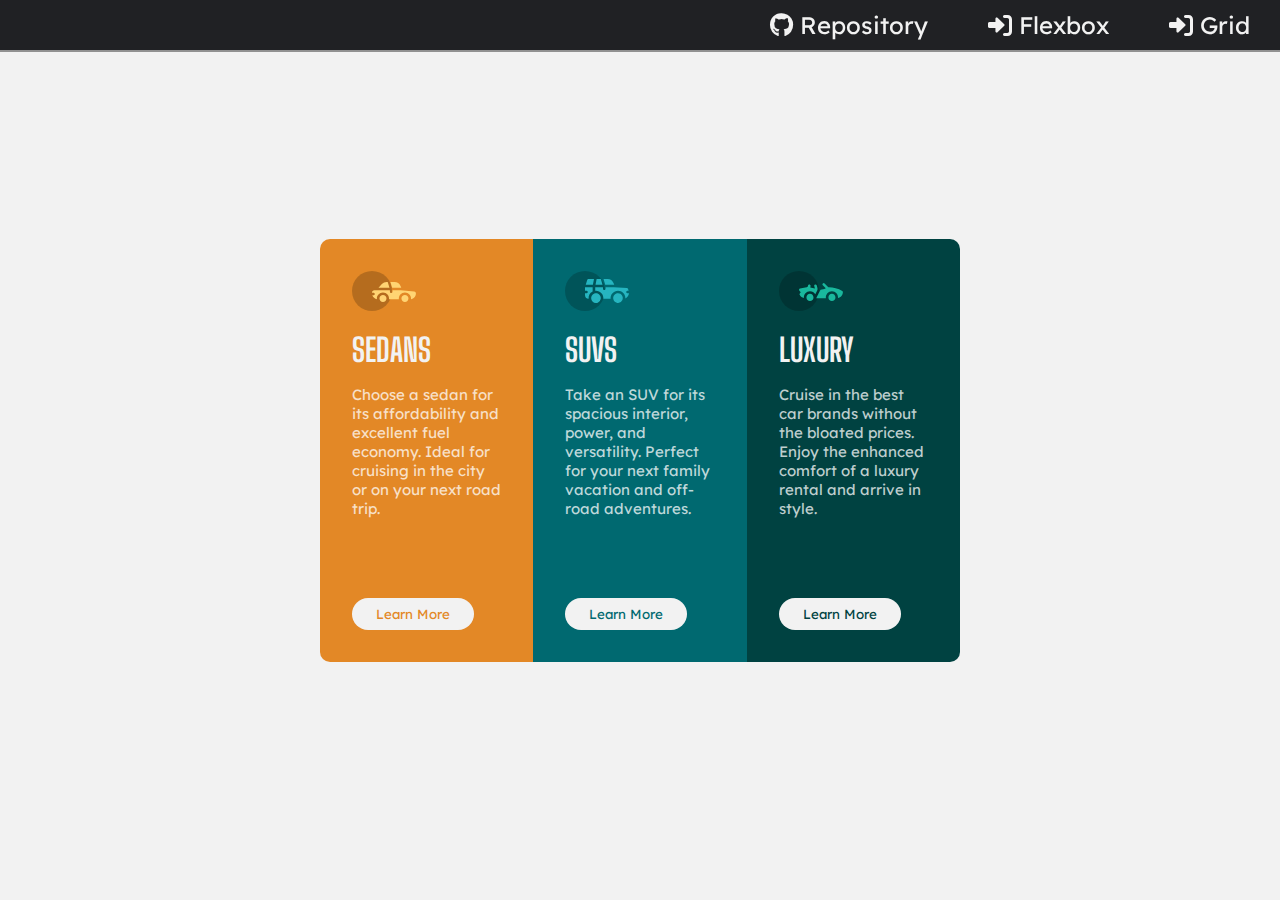
<file: index.html>
<!DOCTYPE html>
<html lang="en">
  <head>
    <meta charset="UTF-8" />
    <meta http-equiv="X-UA-Compatible" content="IE=edge" />
    <meta name="viewport" content="width=device-width, initial-scale=1.0" />
    <title>Flexbox layout</title>
    <link rel="stylesheet" href="./style.css" />
    <link
      href="https://fonts.googleapis.com/css2?family=Big+Shoulders+Display:wght@700&family=Lexend+Deca&display=swap"
      rel="stylesheet"
    />
    <link rel="shortcut icon" href="favicon-32x32.png" type="image/x-icon">
    <link rel="stylesheet" href="https://cdnjs.cloudflare.com/ajax/libs/font-awesome/6.0.0/css/all.min.css">
  </head>
  <body>
    <header>
      <nav class="topnav">
        <a href="https://github.com/Phoenixsai/zuri-flex-grid-task" target="_blank"><i class="fab fa-github"></i> Repository</a>
        <a href="index.html"><i class="fa-solid fa-right-to-bracket"></i> Flexbox</a>
        <a href="grid.html"><i class="fa-solid fa-right-to-bracket"></i> Grid</a>
      </nav>
    </header>
    <main>
      <div class="first">
        <img src="icon-sedans.svg" alt="sedan" />
        <h1>SEDANS</h1>
        <p>
          Choose a sedan for its affordability and excellent fuel economy. Ideal
          for cruising in the city or on your next road trip.
        </p>
        <button>Learn More</button>
      </div>
      <div class="second">
        <img src="icon-suvs.svg" alt="suv" />
        <h1>SUVS</h1>
        <p>
          Take an SUV for its spacious interior, power, and versatility. Perfect
          for your next family vacation and off-road adventures.
        </p>
        <button>Learn More</button>
      </div>
      <div class="third">
        <img src="icon-luxury.svg" alt="luxury" />
        <h1>LUXURY</h1>
        <p>
          Cruise in the best car brands without the bloated prices. Enjoy the
          enhanced comfort of a luxury rental and arrive in style.
        </p>
        <button>Learn More</button>
      </div>
    </main>
  </body>
</html>
</file>
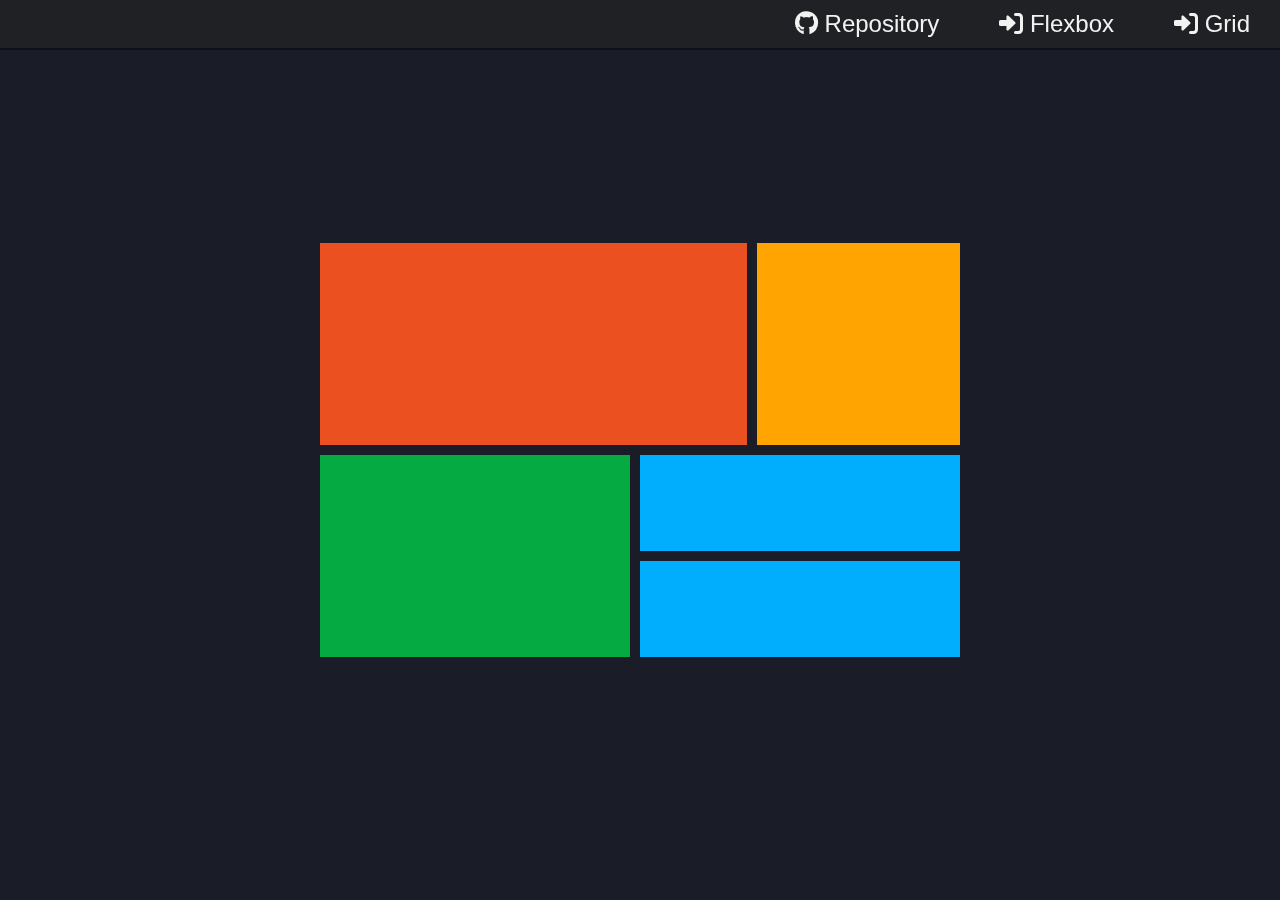
<file: grid.html>
<!DOCTYPE html>
<html lang="en">
  <head>
    <meta charset="UTF-8" />
    <meta http-equiv="X-UA-Compatible" content="IE=edge" />
    <meta name="viewport" content="width=device-width, initial-scale=1.0" />
    <title>grid layout</title>
    <link rel="stylesheet" href="grid.css" />
    <link rel="shortcut icon" href="favicon-32x32.png" type="image/x-icon">
    <link rel="stylesheet" href="https://cdnjs.cloudflare.com/ajax/libs/font-awesome/6.0.0/css/all.min.css">
  </head>
  <body>
    <nav class="topnav">
      <a href="https://github.com/Phoenixsai/zuri-flex-grid-task" target="_blank"><i class="fab fa-github"></i> Repository</a>
      <a href="index.html"><i class="fa-solid fa-right-to-bracket"></i> Flexbox</a>
      <a href="grid.html"><i class="fa-solid fa-right-to-bracket"></i> Grid</a>
    </nav>
    <main>
      <div class="a"></div>
      <div class="b"></div>
      <div class="c"></div>
      <div class="d"></div>
      <div class="e"></div>
    </main>
  </body>
</html>
</file>
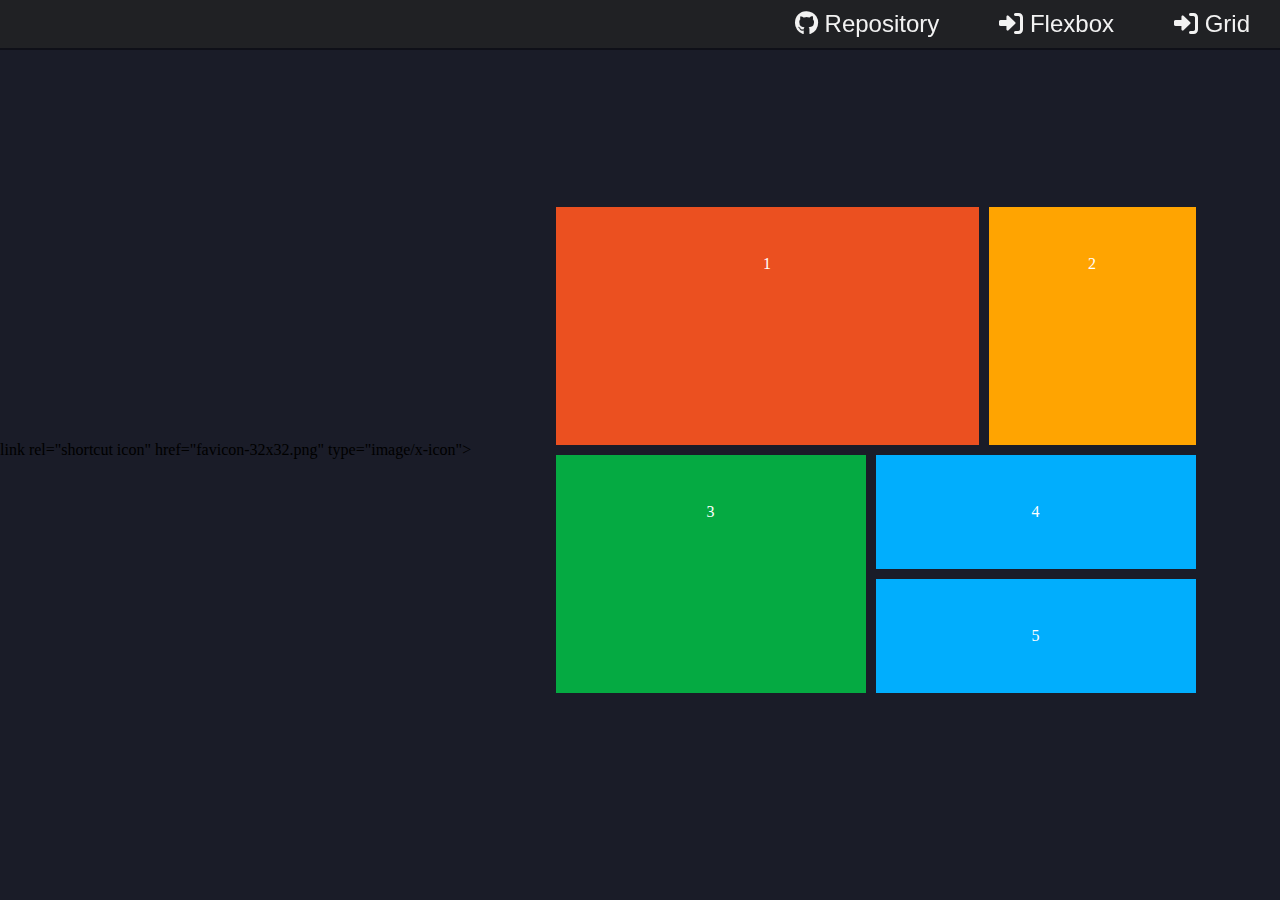
<file: grid/grid.html>
<!DOCTYPE html>
<html lang="en">
  <head>
    <meta charset="UTF-8" />
    <meta http-equiv="X-UA-Compatible" content="IE=edge" />
    <meta name="viewport" content="width=device-width, initial-scale=1.0" />
    <title>grid layout</title>
    <link rel="stylesheet" href="grid.css" />
    link rel="shortcut icon" href="favicon-32x32.png" type="image/x-icon">
    <link rel="stylesheet" href="https://cdnjs.cloudflare.com/ajax/libs/font-awesome/6.0.0/css/all.min.css">
  </head>
  <body>
    <nav class="topnav">
      <a href="https://github.com/Phoenixsai/zuri-flex-grid-task" target="_blank"><i class="fab fa-github"></i> Repository</a>
      <a href="index.html"><i class="fa-solid fa-right-to-bracket"></i> Flexbox</a>
      <a href="grid.html"><i class="fa-solid fa-right-to-bracket"></i> Grid</a>
    </nav>
    <main>
      <div class="a">1</div>
      <div class="b">2</div>
      <div class="c">3</div>
      <div class="d">4</div>
      <div class="e">5</div>
    </main>
  </body>
</html>
</file>
<file: style.css>
*{
    margin: 0;
    padding: 0;
    box-sizing: border-box;
}
body{
    background-color: hsl(0, 0%, 95%);
}
.topnav {
    overflow: hidden;
    background-color: #202124;
    color: #f0f0f0;
    box-shadow: 0 2px 0 rgba(0, 0, 0, 0.4);
    display: flex;
    justify-content: flex-end;
    position: fixed;
    top: 0;
    left: 0;
    width: 100%;
    font-family: 'Lexend Deca', sans-serif;
  }
  
  .topnav a {
    float: left;
    display: block;
    color: #f2f2f2;
    text-align: center;
    padding: 10px 30px;
    text-decoration: none;
    font-size: 1.5rem;
    height: 100%;
    transition: transform 0.3s ease-out;
  }
  
  .topnav a:hover {
    color: wheat;
    transform: translateY(-3px);
  }
  
  .topnav a:active {
    color: wheat;
    transform: translateY(5px);
  }
main{
    width: 50%;
    margin: auto;
    display: flex;
    justify-content: center;
    align-items: center;
    height: 100vh;
}
h1{
    color:hsl(0, 0%, 95%);
    font-family: 'Big Shoulders Display';
    padding-top: 1rem;
    padding-bottom: 1rem;
}
p{
    color:hsla(0, 0%, 100%, 0.75) ;
    font-family: 'Lexend Deca',
    sans-serif;
    padding-bottom: 5rem;
    font-size: 15px;
}
.first{
    background-color:hsl(31, 77%, 52%);
    padding: 2rem;
    border-top-left-radius: 10px;
    border-bottom-left-radius: 10px;
    width: 100%;
    height: auto;
}
.second {
    background-color:hsl(184, 100%, 22%);
    padding: 2rem;
    width: 100%;
    height:auto;
}
.third {
    background-color: hsl(179, 100%, 13%);
    padding: 2rem;
    border-top-right-radius: 10px;
    border-bottom-right-radius: 10px;
    width: 100%;
    height: auto;
}
.first button{
    background-color: hsl(0, 0%, 95%);
    border: none;
    border-radius: 20px;
    padding: 0.5rem 1.5rem;
    color: hsl(31, 77%, 52%);
    font-family: 'Lexend Deca',
    sans-serif;
}
.second button {
    background-color: hsl(0, 0%, 95%);
    border: none;
    border-radius: 20px;
    padding: 0.5rem 1.5rem;
    color: hsl(184, 100%, 22%);
    font-family: 'Lexend Deca',
        sans-serif;
}
.third button {
    background-color: hsl(0, 0%, 95%);
    border: none;
    border-radius: 20px;
    padding: 0.5rem 1.5rem;
    color: hsl(179, 100%, 13%);
    font-family: 'Lexend Deca',
        sans-serif;
}
button:hover{
    color:hsl(0, 0%, 95%) ;
    border: 2px solid hsl(0, 0%, 95%);
    background-color: transparent;
    cursor: pointer;
}
</file>
<file: grid.css>
*{
    margin: 0;
    padding: 0;
}
body{
    background-color: #1a1c28;
    display: flex;
    place-items: center;
    min-height: 100vh;
}
.topnav {
    overflow: hidden;
    background-color: #202124;
    color: #f0f0f0;
    box-shadow: 0 2px 0 rgba(0, 0, 0, 0.4);
    display: flex;
    justify-content: flex-end;
    position: fixed;
    top: 0;
    left: 0;
    width: 100%;
    font-family: 'Lexend Deca', sans-serif;
  }
  
  .topnav a {
    float: left;
    display: block;
    color: #f2f2f2;
    text-align: center;
    padding: 10px 30px;
    text-decoration: none;
    font-size: 1.5rem;
    height: 100%;
    transition: transform 0.3s ease-out;
  }
  
  .topnav a:hover {
    color: wheat;
    transform: translateY(-3px);
  }
  
  .topnav a:active {
    color: wheat;
    transform: translateY(5px);
  }
main{
    display: grid;
    grid-template-areas: 
    'a a a b'
    'a a a b'
    'c c d d'
    'c c e e'
    ;
    grid-template-rows: repeat(4, 1fr);
    gap: 10px;
    width: 50%;
    margin: auto
}
main div{
    padding: 3em;
    text-align: center;
    color: rgb(255, 255, 255);
}
.a{
    background-color: #eb5020;
    grid-area: a;
}
.b {
    background-color: #ffa401;
    grid-area: b;
}
.c {
    background-color: #05aa42;
    grid-area: c;
}
.d {
    background-color: #01aefd;
    grid-area: d;
}
.e {
    background-color: #01aefd;
    grid-area: e;
}
</file>
<file: grid/grid.css>
*{
    margin: 0;
    padding: 0;
}
body{
    background-color: #1a1c28;
    display: flex;
    place-items: center;
    min-height: 100vh;
}
.topnav {
    overflow: hidden;
    background-color: #202124;
    color: #f0f0f0;
    box-shadow: 0 2px 0 rgba(0, 0, 0, 0.4);
    display: flex;
    justify-content: flex-end;
    position: fixed;
    top: 0;
    left: 0;
    width: 100%;
    font-family: 'Lexend Deca', sans-serif;
  }
  
  .topnav a {
    float: left;
    display: block;
    color: #f2f2f2;
    text-align: center;
    padding: 10px 30px;
    text-decoration: none;
    font-size: 1.5rem;
    height: 100%;
    transition: transform 0.3s ease-out;
  }
  
  .topnav a:hover {
    color: wheat;
    transform: translateY(-3px);
  }
  
  .topnav a:active {
    color: wheat;
    transform: translateY(5px);
  }
main{
    display: grid;
    grid-template-areas: 
    'a a a b'
    'a a a b'
    'c c d d'
    'c c e e'
    ;
    grid-template-rows: repeat(4, 1fr);
    gap: 10px;
    width: 50%;
    margin: auto
}
main div{
    padding: 3em;
    text-align: center;
    color: rgb(255, 255, 255);
}
.a{
    background-color: #eb5020;
    grid-area: a;
}
.b {
    background-color: #ffa401;
    grid-area: b;
}
.c {
    background-color: #05aa42;
    grid-area: c;
}
.d {
    background-color: #01aefd;
    grid-area: d;
}
.e {
    background-color: #01aefd;
    grid-area: e;
}
</file>
